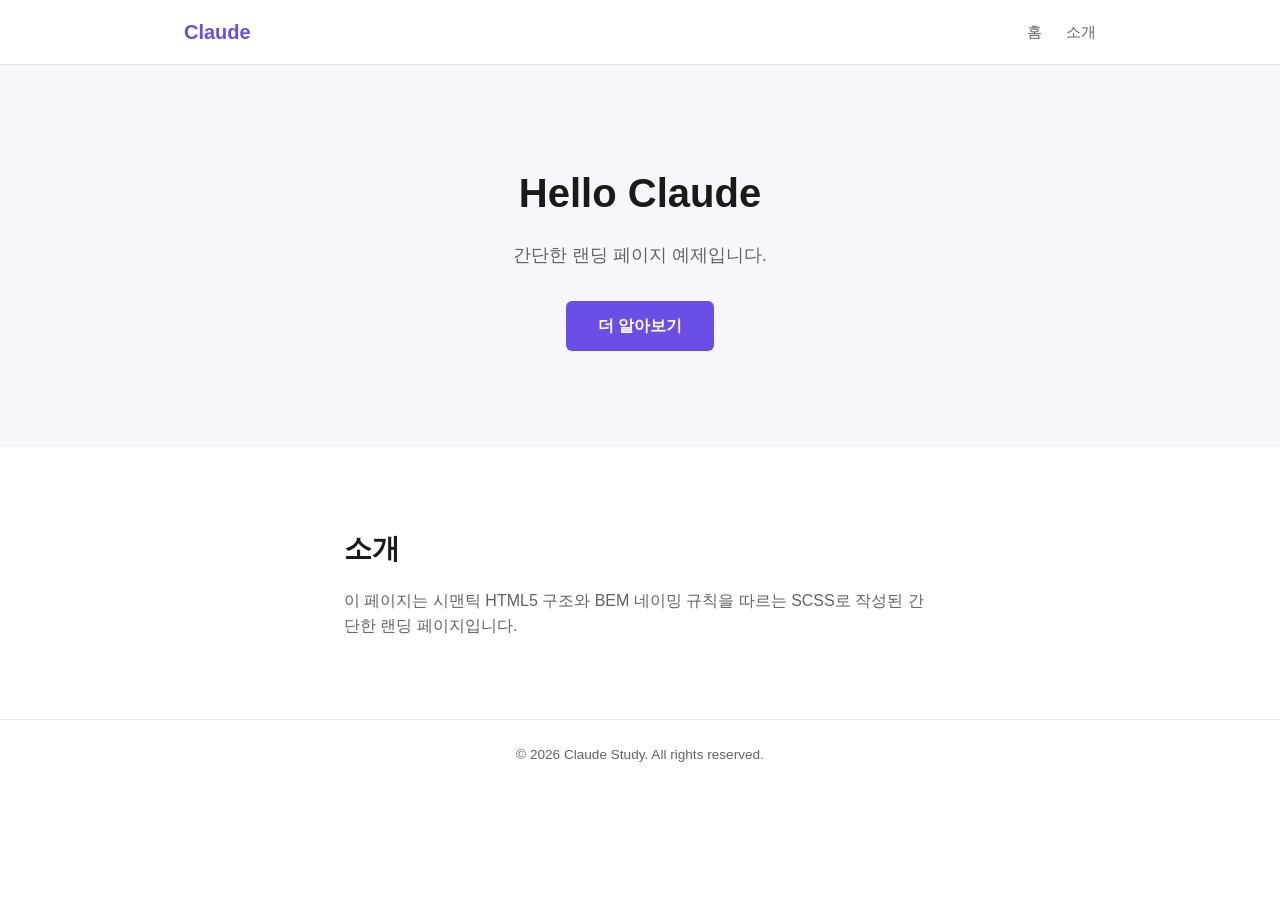
<file: index.html>
<!DOCTYPE html>
<html lang="ko">
<head>
  <meta charset="UTF-8">
  <meta name="viewport" content="width=device-width, initial-scale=1.0">
  <title>Hello Claude</title>
  <link rel="stylesheet" href="css/style.css">
</head>
<body>
  <header class="header">
    <div class="header__inner">
      <a class="header__logo" href="#hero">Claude</a>
      <nav class="header__nav">
        <ul class="header__nav-list">
          <li class="header__nav-item">
            <a class="header__nav-link" href="#hero">홈</a>
          </li>
          <li class="header__nav-item">
            <a class="header__nav-link" href="#about">소개</a>
          </li>
        </ul>
      </nav>
    </div>
  </header>

  <main>
    <section class="hero" id="hero">
      <div class="hero__inner">
        <h1 class="hero__title">Hello Claude</h1>
        <p class="hero__subtitle">간단한 랜딩 페이지 예제입니다.</p>
        <a class="hero__cta" href="#about">더 알아보기</a>
      </div>
    </section>

    <section class="about" id="about">
      <div class="about__inner">
        <h2 class="about__title">소개</h2>
        <p class="about__description">
          이 페이지는 시맨틱 HTML5 구조와 BEM 네이밍 규칙을 따르는 SCSS로 작성된
          간단한 랜딩 페이지입니다.
        </p>
      </div>
    </section>
  </main>

  <footer class="footer">
    <div class="footer__inner">
      <p class="footer__copyright">&copy; 2026 Claude Study. All rights reserved.</p>
    </div>
  </footer>
</body>
</html>
</file>
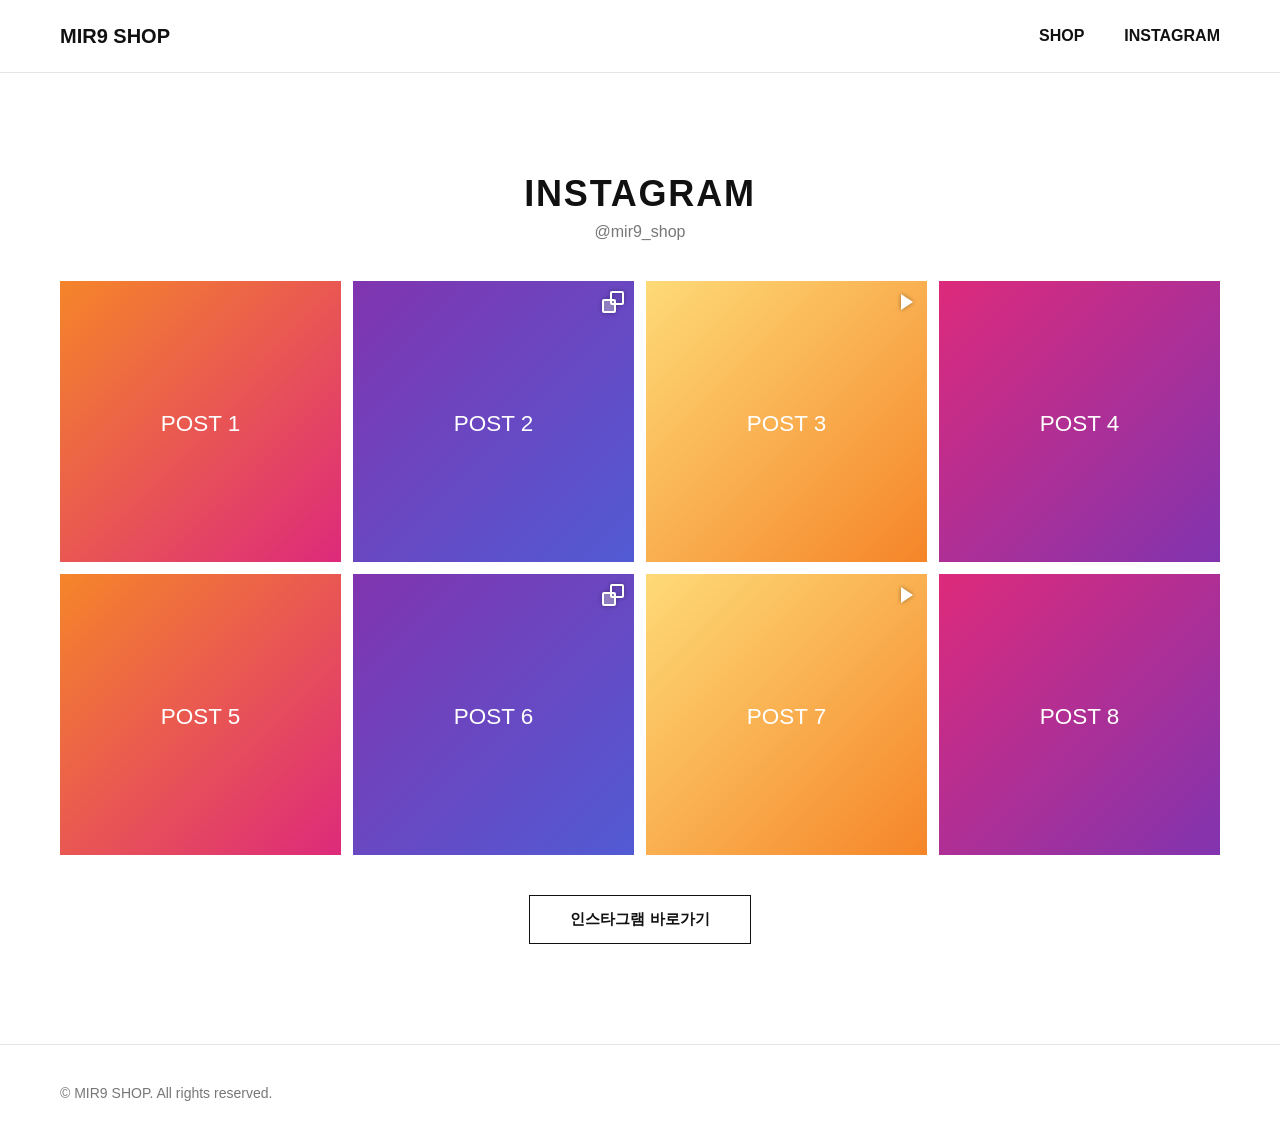
<file: cafe24-instagram-feed/index.html>
<!DOCTYPE html>
<html lang="ko">
<head>
  <meta charset="UTF-8">
  <meta name="viewport" content="width=device-width, initial-scale=1.0">
  <title>Cafe24 인스타그램 피드 샘플</title>
  <link rel="stylesheet" href="css/insta-feed.css">
</head>
<body class="main">
  <div id="wrapper">
    <header id="header">
      <div class="header-bottom">
        <div class="inner">
          <div class="logo"><a href="#">MIR9 SHOP</a></div>
          <div class="mo-menu-btn"><button type="button" aria-label="메뉴 열기"><span></span></button></div>
          <nav class="gnb">
            <ul class="depth1">
              <li><a href="#">SHOP</a>
                <ul class="depth2">
                  <li><a href="#">NEW</a></li>
                  <li><a href="#">BEST</a></li>
                </ul>
              </li>
              <li><a href="#instagram">INSTAGRAM</a></li>
            </ul>
          </nav>
        </div>
      </div>
    </header>

    <main id="contents">
      <!--
        인스타그램 피드 섹션
        - Cafe24 적용 시: 이 <section> 블록만 메인 html(예: /index.html)의 원하는 위치에 붙여넣기
        - 설정은 .insta-feed 의 data-* 속성으로 한다 (스크립트 수정 불필요)
          data-token    : 인스타그램 장기 액세스 토큰 (프록시 미사용 시)
          data-endpoint : 프록시(Cloudflare Worker 등) 주소. 값이 있으면 토큰보다 우선 사용 (권장)
          data-limit    : 노출 개수 (기본 8)
          data-cache    : 브라우저 캐시 시간(분, 기본 60)
        - token / endpoint 둘 다 비어 있으면 데모(더미) 데이터로 노출된다
      -->
      <section class="main-section main-section01" id="instagram">
        <div class="inner">
          <div class="insta-feed"
               data-token=""
               data-endpoint=""
               data-limit="8"
               data-cache="60">
            <div class="insta-feed__head">
              <h2 class="insta-feed__title">INSTAGRAM</h2>
              <a class="insta-feed__account" href="https://www.instagram.com/" target="_blank" rel="noopener">@mir9_shop</a>
            </div>

            <ul class="insta-feed__list" aria-live="polite">
              <!-- js/insta-feed.js 에서 li.insta-feed__item 렌더링 -->
            </ul>

            <p class="insta-feed__message" hidden></p>

            <div class="insta-feed__foot">
              <a class="insta-feed__more" href="https://www.instagram.com/" target="_blank" rel="noopener">인스타그램 바로가기</a>
            </div>
          </div>
        </div>
      </section>
    </main>

    <footer id="footer">
      <div class="footer-bottom">
        <div class="inner">
          <p class="copyright">&copy; MIR9 SHOP. All rights reserved.</p>
        </div>
      </div>
    </footer>
  </div>

  <script src="js/insta-feed.js"></script>
</body>
</html>
</file>
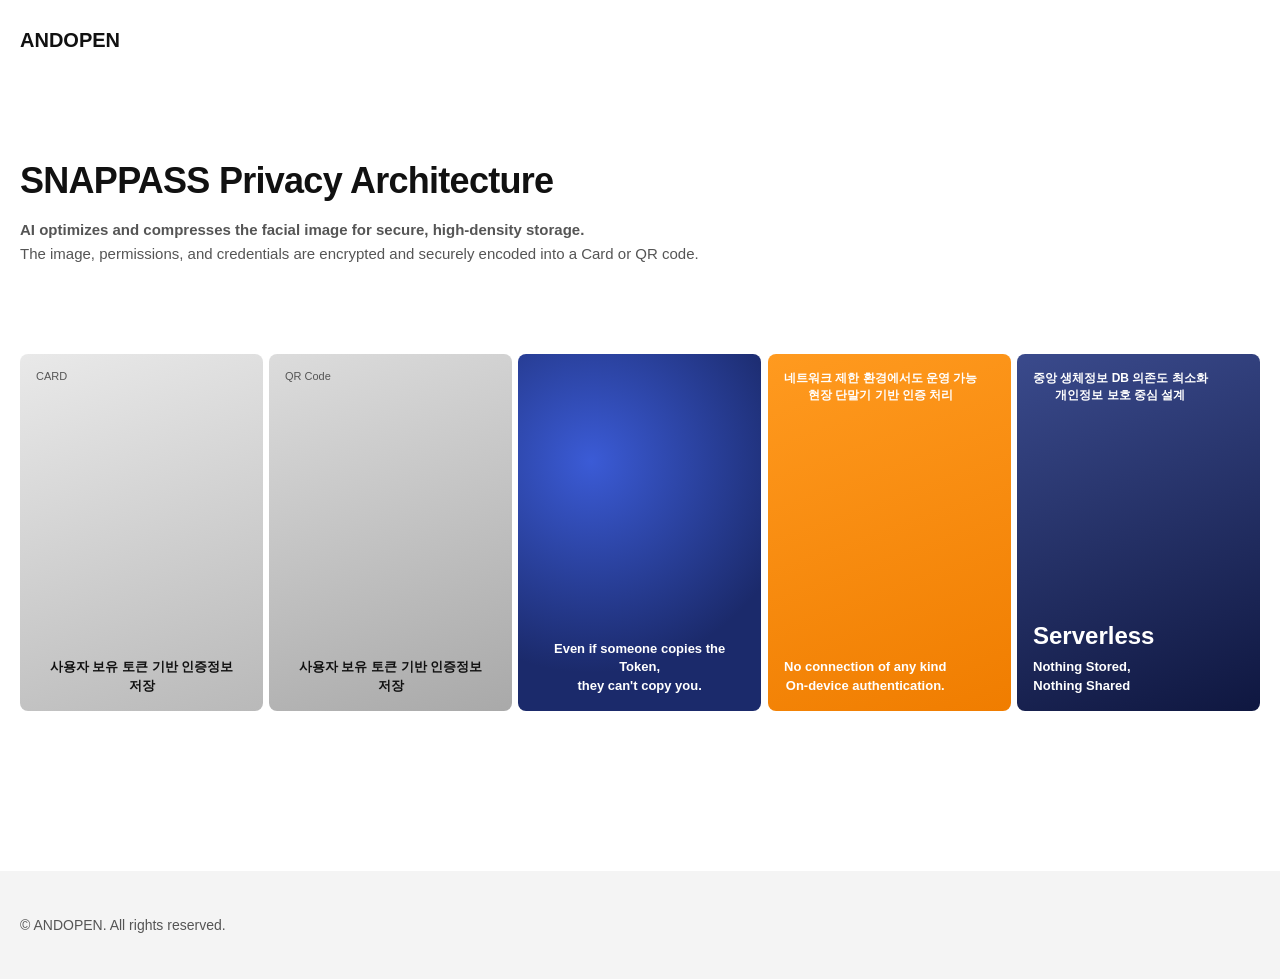
<file: card-list/index.html>
<!DOCTYPE html>
<html lang="ko">
<head>
  <meta charset="UTF-8">
  <meta name="viewport" content="width=device-width, initial-scale=1.0">
  <title>SNAPPASS 카드리스트 샘플</title>
  <link rel="stylesheet" href="css/style.css">
</head>
<body class="main">
  <div id="wrapper">
    <header id="header">
      <div class="header-bottom">
        <div class="inner">
          <h1 class="logo"><a href="#">ANDOPEN</a></h1>
        </div>
      </div>
    </header>

    <main id="contents">
      <section class="main-section main-section01" id="solution">
        <div class="inner">
          <div class="arch-head">
            <h2 class="arch-head__title">SNAPPASS Privacy Architecture</h2>
            <p class="arch-head__desc">
              <strong>AI optimizes and compresses the facial image for secure, high-density storage.</strong><br>
              The image, permissions, and credentials are encrypted and securely encoded into a Card or QR code.
            </p>
          </div>

          <!-- 카드리스트: PC는 마우스 오버, 모바일은 터치 시 선택 카드 확대 + 양옆 단계별 확대 -->
          <ul class="snap-cards" data-snap-cards>
            <li class="snap-cards__item snap-cards__item--card">
              <button type="button" class="snap-cards__btn">
                <span class="snap-cards__label">CARD</span>
                <span class="snap-cards__text">사용자 보유 토큰 기반 인증정보 저장</span>
              </button>
            </li>
            <li class="snap-cards__item snap-cards__item--qr">
              <button type="button" class="snap-cards__btn">
                <span class="snap-cards__label">QR Code</span>
                <span class="snap-cards__text">사용자 보유 토큰 기반 인증정보 저장</span>
              </button>
            </li>
            <li class="snap-cards__item snap-cards__item--chip">
              <button type="button" class="snap-cards__btn">
                <span class="snap-cards__text">Even if someone copies the Token,<br>they can't copy you.</span>
              </button>
            </li>
            <li class="snap-cards__item snap-cards__item--offline">
              <button type="button" class="snap-cards__btn">
                <span class="snap-cards__title">네트워크 제한 환경에서도 운영 가능<br>현장 단말기 기반 인증 처리</span>
                <span class="snap-cards__text">No connection of any kind<br>On-device authentication.</span>
              </button>
            </li>
            <li class="snap-cards__item snap-cards__item--serverless">
              <button type="button" class="snap-cards__btn">
                <span class="snap-cards__title">중앙 생체정보 DB 의존도 최소화<br>개인정보 보호 중심 설계</span>
                <strong class="snap-cards__big">Serverless</strong>
                <span class="snap-cards__text">Nothing Stored,<br>Nothing Shared</span>
              </button>
            </li>
          </ul>
        </div>
      </section>
    </main>

    <footer id="footer">
      <div class="footer-bottom">
        <div class="inner">
          <p class="copyright">&copy; ANDOPEN. All rights reserved.</p>
        </div>
      </div>
    </footer>
  </div>

  <script src="js/main.js"></script>
</body>
</html>
</file>
<file: css/style.css>
* {
  box-sizing: border-box;
}

html,
body {
  margin: 0;
  padding: 0;
}

body {
  font-family: -apple-system, BlinkMacSystemFont, "Segoe UI", Roboto, "Helvetica Neue", Arial, sans-serif;
  color: #1a1a1a;
  background-color: #ffffff;
  line-height: 1.6;
}

a {
  color: inherit;
  text-decoration: none;
}

.header {
  border-bottom: 1px solid #e5e5e5;
}
.header__inner {
  max-width: 960px;
  margin: 0 auto;
  padding: 0 24px;
  display: flex;
  align-items: center;
  justify-content: space-between;
  height: 64px;
}
.header__logo {
  font-weight: 700;
  font-size: 1.25rem;
  color: #6c4de6;
}
.header__nav-list {
  display: flex;
  gap: 24px;
  margin: 0;
  padding: 0;
  list-style: none;
}
.header__nav-link {
  font-size: 0.95rem;
  color: #5f6368;
}
.header__nav-link:hover {
  color: #6c4de6;
}

.hero {
  padding: 96px 0;
  background-color: #f7f6fd;
}
.hero__inner {
  max-width: 960px;
  margin: 0 auto;
  padding: 0 24px;
  text-align: center;
}
.hero__title {
  margin: 0 0 16px;
  font-size: 2.5rem;
  font-weight: 800;
}
.hero__subtitle {
  margin: 0 0 32px;
  font-size: 1.1rem;
  color: #5f6368;
}
.hero__cta {
  display: inline-block;
  padding: 12px 32px;
  border-radius: 6px;
  background-color: #6c4de6;
  color: #fff;
  font-weight: 600;
  transition: background-color 0.2s ease;
}
.hero__cta:hover {
  background-color: #5638c9;
}

.about {
  padding: 80px 0;
}
.about__inner {
  max-width: 960px;
  margin: 0 auto;
  padding: 0 24px;
  max-width: 640px;
}
.about__title {
  margin: 0 0 16px;
  font-size: 1.75rem;
  font-weight: 700;
}
.about__description {
  margin: 0;
  color: #5f6368;
}

.footer {
  border-top: 1px solid #e5e5e5;
}
.footer__inner {
  max-width: 960px;
  margin: 0 auto;
  padding: 0 24px;
  padding-top: 24px;
  padding-bottom: 24px;
}
.footer__copyright {
  margin: 0;
  font-size: 0.85rem;
  color: #5f6368;
  text-align: center;
}
</file>
<file: cafe24-instagram-feed/css/insta-feed.css>
html {
  font-size: 100%;
}
@media (max-width: 767px) {
  html {
    font-size: 75%;
  }
}

*, *::before, *::after {
  box-sizing: border-box;
}

body {
  margin: 0;
  font-family: "Pretendard", -apple-system, BlinkMacSystemFont, "Malgun Gothic", sans-serif;
  color: #111;
  background: #fff;
}

ul {
  margin: 0;
  padding: 0;
  list-style: none;
}

a {
  color: inherit;
  text-decoration: none;
}

img {
  max-width: 100%;
  vertical-align: top;
}

.inner {
  max-width: 75rem;
  margin: 0 auto;
  padding: 0 1.25rem;
}

#header {
  border-bottom: 1px solid #e5e5e5;
}
#header .header-bottom .inner {
  display: flex;
  align-items: center;
  justify-content: space-between;
  height: 4.5rem;
}
#header .logo {
  font-size: 1.25rem;
  font-weight: 800;
}
#header .mo-menu-btn {
  display: none;
}
#header .depth1 {
  display: flex;
  gap: 2.5rem;
}
#header .depth1 > li {
  position: relative;
}
#header .depth1 > li > a {
  font-weight: 600;
}
#header .depth2 {
  display: none;
}

#footer .footer-bottom {
  padding: 2.5rem 0;
  border-top: 1px solid #e5e5e5;
}
#footer .copyright {
  margin: 0;
  font-size: 0.875rem;
  color: #777;
}

.main-section01 {
  padding: 6.25rem 0;
}
@media (max-width: 767px) {
  .main-section01 {
    padding: 4rem 0;
  }
}

.insta-feed__head {
  margin-bottom: 2.5rem;
  text-align: center;
}
.insta-feed__title {
  margin: 0;
  font-size: 2.25rem;
  font-weight: 800;
  letter-spacing: 0.05em;
}
.insta-feed__account {
  display: inline-block;
  margin-top: 0.5rem;
  font-size: 1rem;
  color: #777;
}
.insta-feed__list {
  display: grid;
  grid-template-columns: repeat(4, 1fr);
  gap: 0.75rem;
}
@media (max-width: 991px) {
  .insta-feed__list {
    grid-template-columns: repeat(3, 1fr);
  }
}
@media (max-width: 767px) {
  .insta-feed__list {
    grid-template-columns: repeat(2, 1fr);
    gap: 0.5rem;
  }
}
.insta-feed__link {
  position: relative;
  display: block;
  aspect-ratio: 1/1;
  overflow: hidden;
  background: #f3f3f3;
}
.insta-feed__link:hover .insta-feed__img, .insta-feed__link:focus-visible .insta-feed__img {
  transform: scale(1.06);
}
.insta-feed__link:hover .insta-feed__caption, .insta-feed__link:focus-visible .insta-feed__caption {
  opacity: 1;
}
.insta-feed__img {
  width: 100%;
  height: 100%;
  object-fit: cover;
  transition: transform 0.4s ease;
}
.insta-feed__caption {
  position: absolute;
  inset: 0;
  display: -webkit-box;
  -webkit-box-orient: vertical;
  -webkit-line-clamp: 5;
  overflow: hidden;
  padding: 1.25rem;
  font-size: 0.875rem;
  line-height: 1.6;
  color: #fff;
  background: rgba(17, 17, 17, 0.6);
  opacity: 0;
  transition: opacity 0.3s ease;
}
@media (max-width: 767px) {
  .insta-feed__caption {
    display: none;
  }
}
.insta-feed__badge {
  position: absolute;
  top: 0.625rem;
  right: 0.625rem;
  z-index: 1;
  width: 1.375rem;
  height: 1.375rem;
  filter: drop-shadow(0 0 2px rgba(0, 0, 0, 0.4));
}
.insta-feed__badge--video::before {
  content: "";
  position: absolute;
  top: 50%;
  left: 55%;
  transform: translate(-50%, -50%);
  border-style: solid;
  border-width: 0.5rem 0 0.5rem 0.8rem;
  border-color: transparent transparent transparent #fff;
}
.insta-feed__badge--carousel::before, .insta-feed__badge--carousel::after {
  content: "";
  position: absolute;
  width: 0.9rem;
  height: 0.9rem;
  border: 2px solid #fff;
  border-radius: 2px;
}
.insta-feed__badge--carousel::before {
  top: 0;
  right: 0;
}
.insta-feed__badge--carousel::after {
  bottom: 0;
  left: 0;
  background: rgba(255, 255, 255, 0.35);
}
.insta-feed__message {
  margin: 2rem 0 0;
  text-align: center;
  color: #777;
}
.insta-feed__foot {
  margin-top: 2.5rem;
  text-align: center;
}
.insta-feed__more {
  display: inline-block;
  padding: 0.875rem 2.5rem;
  border: 1px solid #111;
  font-size: 0.9375rem;
  font-weight: 600;
  transition: background 0.3s, color 0.3s;
}
.insta-feed__more:hover {
  background: #111;
  color: #fff;
}
.insta-feed.is-loading .insta-feed__list {
  min-height: 18rem;
  background: linear-gradient(90deg, #f3f3f3 25%, #fbfbfb 50%, #f3f3f3 75%) 0 0/200% 100%;
  animation: insta-feed-loading 1.2s infinite linear;
}

@keyframes insta-feed-loading {
  to {
    background-position: -200% 0;
  }
}
</file>
<file: card-list/css/style.css>
*, *::before, *::after {
  box-sizing: border-box;
}

html {
  font-size: 100%;
}
@media (max-width: 767px) {
  html {
    font-size: 75%;
  }
}

body {
  margin: 0;
  font-family: "Pretendard", -apple-system, BlinkMacSystemFont, "Malgun Gothic", sans-serif;
  color: #111;
}

ul {
  margin: 0;
  padding: 0;
  list-style: none;
}

a {
  color: inherit;
  text-decoration: none;
}

button {
  font: inherit;
  color: inherit;
}

.inner {
  max-width: 85rem;
  margin: 0 auto;
  padding: 0 1.25rem;
}

#header .header-bottom .inner {
  display: flex;
  align-items: center;
  height: 5rem;
}

#header .logo {
  margin: 0;
  font-size: 1.25rem;
  font-weight: 800;
}

#footer .footer-bottom {
  padding: 2rem 0;
  background: #f4f4f4;
  font-size: 0.875rem;
  color: #555;
}

.main-section01 {
  padding: 5rem 0 7.5rem;
  overflow: hidden;
}

.arch-head {
  margin-bottom: 3rem;
}
.arch-head__title {
  margin: 0 0 1rem;
  font-size: 2.25rem;
  letter-spacing: -0.02em;
}
.arch-head__desc {
  margin: 0;
  font-size: 0.9375rem;
  line-height: 1.6;
  color: #555;
}

.snap-cards {
  display: flex;
  gap: 0.375rem;
  padding: 2.5rem 0;
}
.snap-cards__item {
  position: relative;
  flex: 1 1 0;
  min-width: 0;
  aspect-ratio: 3/4.4;
  border-radius: 0.5rem;
  overflow: hidden;
  transform: scale(1);
  transition: transform 0.45s cubic-bezier(0.22, 0.61, 0.36, 1), flex-grow 0.45s cubic-bezier(0.22, 0.61, 0.36, 1), box-shadow 0.45s cubic-bezier(0.22, 0.61, 0.36, 1), filter 0.45s cubic-bezier(0.22, 0.61, 0.36, 1);
  will-change: transform;
}
.snap-cards__item--card {
  background: linear-gradient(160deg, #e9e9e9, #b9b9b9);
}
.snap-cards__item--qr {
  background: linear-gradient(160deg, #dcdcdc, #a9a9a9);
}
.snap-cards__item--chip {
  background: radial-gradient(circle at 30% 30%, #3b5bd6, #1b2a6b 70%);
  color: #fff;
}
.snap-cards__item--offline {
  background: linear-gradient(160deg, #ff9a1f, #f07d00);
  color: #fff;
}
.snap-cards__item--serverless {
  background: linear-gradient(160deg, #3a4a8c, #0f1740);
  color: #fff;
}
.snap-cards__item.is-near2 {
  z-index: 2;
  transform: scale(1.03);
}
.snap-cards__item.is-near1 {
  z-index: 3;
  transform: scale(1.09);
  box-shadow: 0 0.75rem 1.5rem rgba(0, 0, 0, 0.18);
}
.snap-cards__item.is-active {
  z-index: 4;
  transform: scale(1.18);
  box-shadow: 0 1.25rem 2.5rem rgba(0, 0, 0, 0.28);
}
.snap-cards__btn {
  display: flex;
  flex-direction: column;
  width: 100%;
  height: 100%;
  padding: 1rem;
  border: 0;
  background: none;
  text-align: center;
  word-break: keep-all;
  cursor: pointer;
  -webkit-tap-highlight-color: transparent;
}
.snap-cards__btn:focus-visible {
  outline: 3px solid #f07d00;
  outline-offset: -3px;
}
.snap-cards__label {
  align-self: flex-start;
  font-size: 0.6875rem;
  color: #555;
}
.snap-cards__title {
  font-size: 0.75rem;
  font-weight: 700;
  line-height: 1.4;
}
.snap-cards__big {
  margin: auto 0 0.5rem;
  font-size: 1.5rem;
}
.snap-cards__text {
  margin-top: auto;
  font-size: 0.8125rem;
  font-weight: 600;
  line-height: 1.4;
}
.snap-cards__big + .snap-cards__text {
  margin-top: 0;
}
.snap-cards.is-focused .snap-cards__item:not(.is-active) {
  filter: brightness(0.92);
}
@media (max-width: 991px) {
  .snap-cards {
    gap: 0.25rem;
    padding: 0;
  }
  .snap-cards__item {
    aspect-ratio: auto;
    height: 26rem;
  }
  .snap-cards__item.is-near2, .snap-cards__item.is-near1, .snap-cards__item.is-active {
    transform: none;
  }
  .snap-cards__item.is-near2 {
    flex-grow: 1.3;
  }
  .snap-cards__item.is-near1 {
    flex-grow: 1.8;
  }
  .snap-cards__item.is-active {
    flex-grow: 4.5;
  }
  .snap-cards__btn {
    padding: 0.75rem 0.5rem;
  }
  .snap-cards__label, .snap-cards__title, .snap-cards__big, .snap-cards__text {
    opacity: 0;
    transition: opacity 0.2s;
    white-space: nowrap;
  }
  .snap-cards__item.is-active .snap-cards__label, .snap-cards__item.is-active .snap-cards__title, .snap-cards__item.is-active .snap-cards__big, .snap-cards__item.is-active .snap-cards__text {
    opacity: 1;
    white-space: normal;
    transition-delay: 0.2s;
  }
}
@media (max-width: 767px) {
  .snap-cards__item {
    height: 22rem;
  }
}
@media (prefers-reduced-motion: reduce) {
  .snap-cards__item {
    transition: none;
  }
}
</file>
